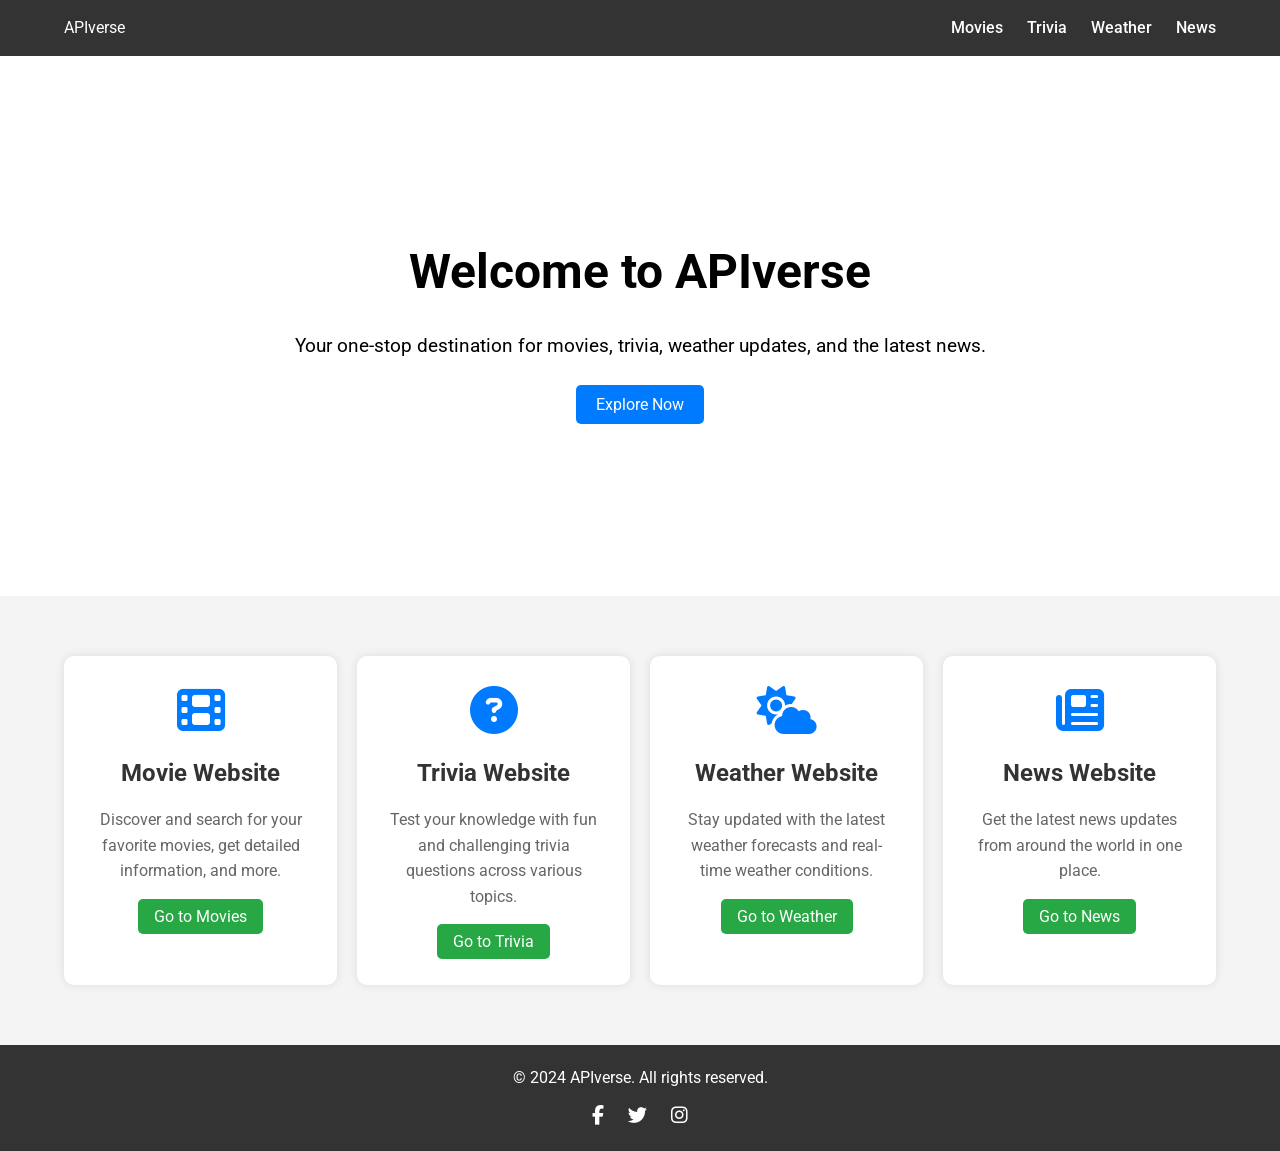
<file: index.html>
<!DOCTYPE html>
<html lang="en">
<head>
  <meta charset="UTF-8">
  <meta name="viewport" content="width=device-width, initial-scale=1">
  <title>APIverse</title>
  <link rel="stylesheet" href="style.css">
  <link href="https://fonts.googleapis.com/css2?family=Roboto:wght@400;700&display=swap" rel="stylesheet">
  <link rel="stylesheet" href="https://cdnjs.cloudflare.com/ajax/libs/font-awesome/6.4.0/css/all.min.css">
</head>
<body>
  <nav class="navbar">
    <div class="container">
      <span>APIverse</span>
      <ul class="nav-links">
        <li><a href="#movies">Movies</a></li>
        <li><a href="#trivia">Trivia</a></li>
        <li><a href="#weather">Weather</a></li>
        <li><a href="#news">News</a></li>
      </ul>
    </div>
  </nav>
  <section class="hero">
    <div class="container">
      <h1>Welcome to APIverse</h1>
      <p>Your one-stop destination for movies, trivia, weather updates, and the latest news.</p>
      <a href="#features" class="btn">Explore Now</a>
    </div>
  </section>
  <section class="features" id="features">
    <div class="container">
      <div class="feature-card" id="movies">
        <i class="fas fa-film fa-3x"></i>
        <h2>Movie Website</h2>
        <p>Discover and search for your favorite movies, get detailed information, and more.</p>
        <a href="movie.html" class="btn">Go to Movies</a>
      </div>
      <div class="feature-card" id="trivia">
        <i class="fas fa-question-circle fa-3x"></i>
        <h2>Trivia Website</h2>
        <p>Test your knowledge with fun and challenging trivia questions across various topics.</p>
        <a href="Trivia.html" class="btn">Go to Trivia</a>
      </div>
      <div class="feature-card" id="weather">
        <i class="fas fa-cloud-sun fa-3x"></i>
        <h2>Weather Website</h2>
        <p>Stay updated with the latest weather forecasts and real-time weather conditions.</p>
        <a href="Weather.html" class="btn">Go to Weather</a>
      </div>
      <div class="feature-card" id="news">
        <i class="fas fa-newspaper fa-3x"></i>
        <h2>News Website</h2>
        <p>Get the latest news updates from around the world in one place.</p>
        <a href="News.html" class="btn">Go to News</a>
      </div>
    </div>
  </section>
  <footer>
    <div class="container">
      <p>&copy; 2024 APIverse. All rights reserved.</p>
      <div class="social-links">
        <a href="#"><i class="fab fa-facebook-f"></i></a>
        <a href="#"><i class="fab fa-twitter"></i></a>
        <a href="#"><i class="fab fa-instagram"></i></a>
      </div>
    </div>
  </footer>

</body>
</html>
</file>
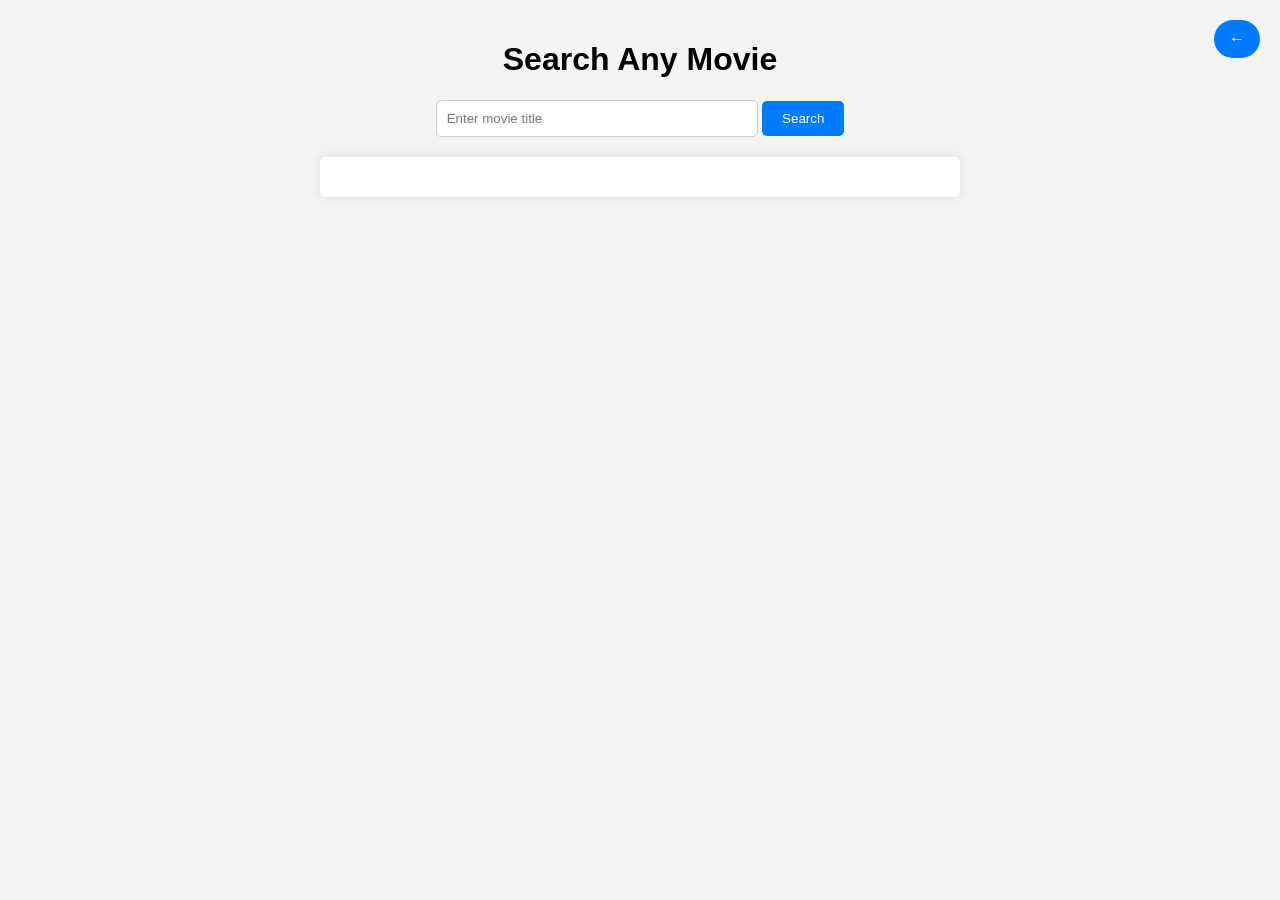
<file: movie.html>
<!DOCTYPE html>
<html lang="en">
<head>
  <meta charset="UTF-8">
  <meta name="viewport" content="width=device-width, initial-scale=1.0">
  <title>Movie Search</title>
  <link rel="stylesheet" href="movie.css">
</head>
<body>
  <a href="index.html"><button class="backButton">←</button></a>
<h1>Search Any Movie</h1>
<div id="movie-form">
  <input type="text" id="movie-title" placeholder="Enter movie title" />
  <button onclick="searchMovie()">Search</button>
</div>
<div id="movie-details"></div>
<div class="error" id="error"></div>

<script src="movie.js">
</script>

</body>
</html>
</file>
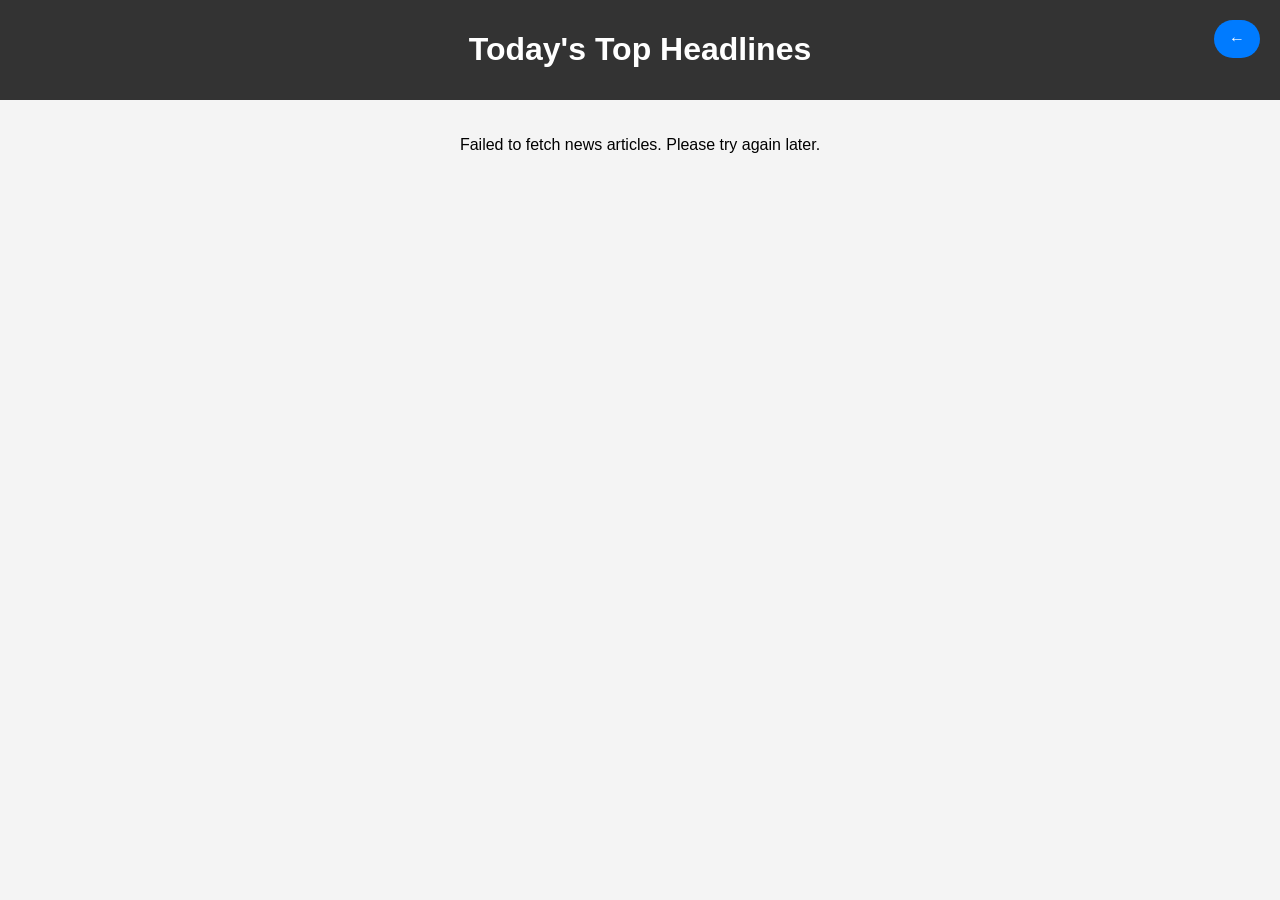
<file: News.html>
<!DOCTYPE html>
<html lang="en">
<head>
  <meta charset="UTF-8">
  <meta name="viewport" content="width=device-width, initial-scale=1.0">
  <title>News Articles</title>
  <link rel="stylesheet" href="News.css">
</head>

<body>
  <a href="index.html"><button class="backButton">←</button></a>
  <header>
    <h1>Today's Top Headlines</h1>
  </header>
  <div class="news-container" id="news-container">
  </div>
  <script src="News.js"></script>
</body>
</html>
</file>
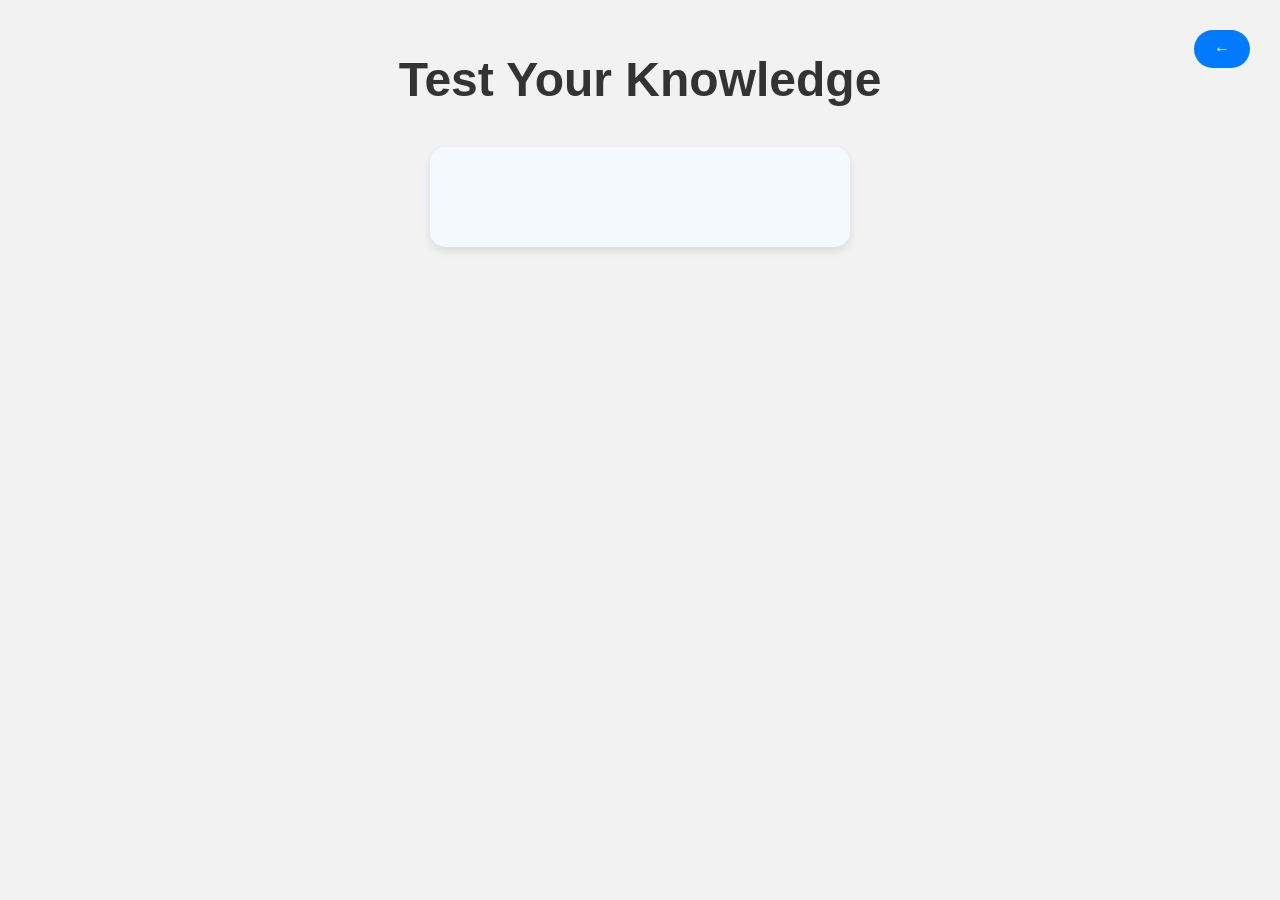
<file: Trivia.html>
<!DOCTYPE html>
<html lang="en">
<head>
    <meta charset="UTF-8">
    <meta name="viewport" content="width=device-width, initial-scale=1.0">
    <title>Trivia Game</title>
    <link rel="stylesheet" href="Trivia.css">
</head>
<body>
    <a href="index.html"><button class="backButton">←</button></a>
    <h1>Test Your Knowledge </h1>
    <div class="container"> 
        <h3 class="error"></h3>  
    </div>

    <script src="Trivia.js"></script>
</body>
</html>
</file>
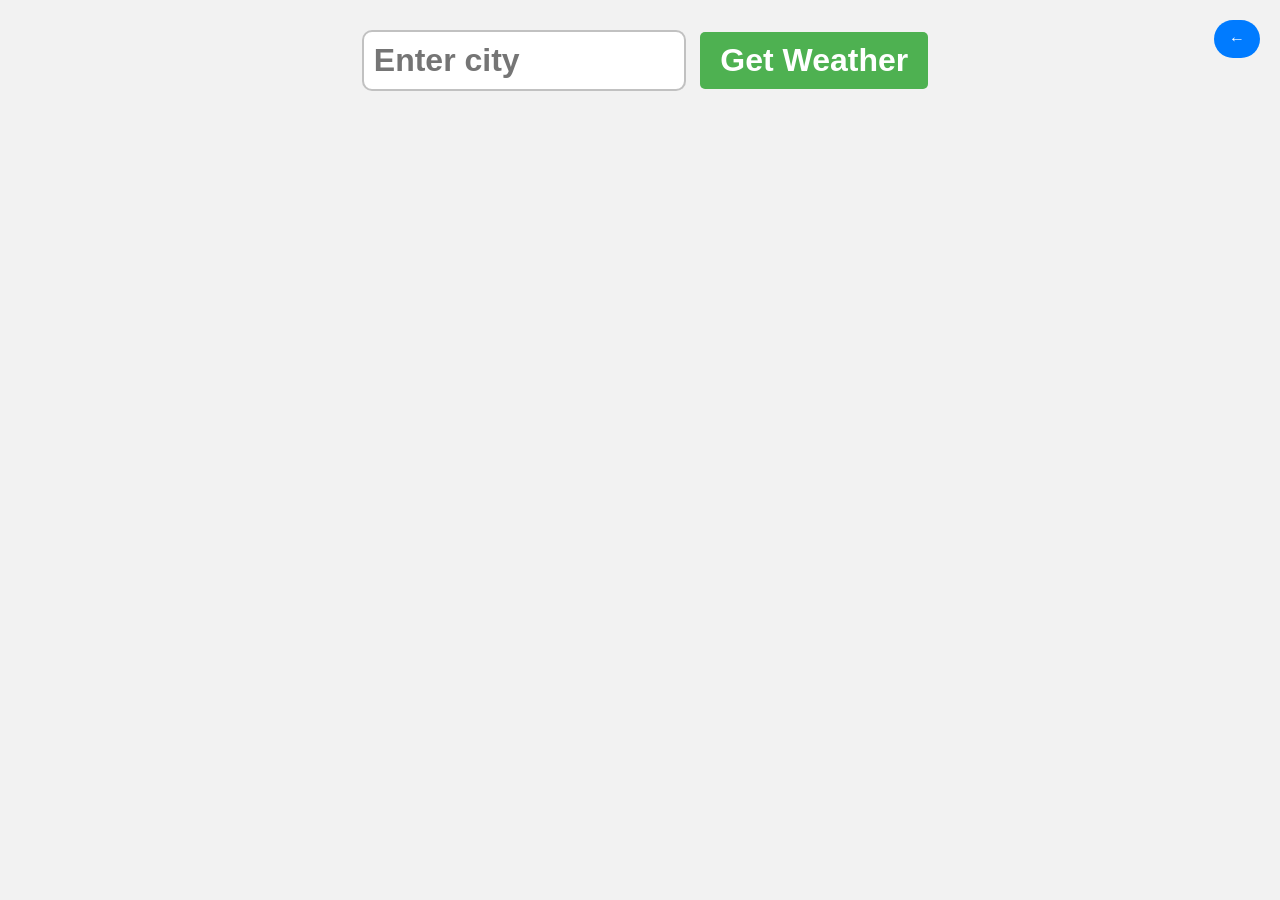
<file: Weather.html>
<!DOCTYPE html>
<html lang="en">
<head>
    <meta charset="UTF-8">
    <meta name="viewport" content="width=device-width, initial-scale=1.0">
    <title>Weather Forecaster</title>
    <link rel="stylesheet" href="Weather.css">
</head>
<body>
    <a href="index.html"><button class="backButton">←</button></a>

    <form class="weatherForm">
        <input type="text" class="cityInput" placeholder="Enter city">
        <button type="submit">Get Weather</button>
    </form>

    <div class="card" style="display: none">
    </div>
 
    <script src="Weather.js"></script>
</body>
</html>
</file>
<file: style.css>
* {
    margin: 0;
    padding: 0;
    box-sizing: border-box;
  }
  
  body {
    font-family: 'Roboto', sans-serif;
    line-height: 1.6;
    color: #333;
  }
  .container {
    width: 90%;
    max-width: 1200px;
    margin: auto;
  }
  .navbar {
    background-color: #333;
    color: #fff;
    padding: 15px 0;
  }
  
  .navbar .logo {
    font-size: 1.5em;
    font-weight: bold;
    text-decoration: none;
    color: #fff;
  }
  
  .navbar .nav-links {
    list-style: none;
    float: right;
  }
  
  .navbar .nav-links li {
    display: inline;
    margin-left: 20px;
  }
  
  .navbar .nav-links a {
    color: #fff;
    text-decoration: none;
    font-weight: 500;
  }
  
  .navbar .nav-links a:hover {
    color: #f4f4f4;
  }
  
  .navbar::after {
    content: "";
    display: table;
    clear: both;
  }
  
  .hero {
    height: 60vh;
    display: flex;
    align-items: center;
    justify-content: center;
    color: hsl(0, 0%, 0%);
    text-align: center;
  }
  
  .hero h1 {
    font-size: 3em;
    margin-bottom: 20px;
  }
  
  .hero p {
    font-size: 1.2em;
    margin-bottom: 30px;
  }
  
  .hero .btn {
    padding: 10px 20px;
    background-color: #007BFF;
    color: #fff;
    text-decoration: none;
    border-radius: 5px;
    transition: background-color 0.3s ease;
  }
  
  .hero .btn:hover {
    background-color: #0056b3;
  }

  .features {
    padding: 60px 0;
    background-color: #f4f4f4;
  }
  
  .features .feature-card {
    background: #fff;
    padding: 30px;
    border-radius: 10px;
    text-align: center;
    box-shadow: 0 0 10px rgba(0, 0, 0, 0.1);
    transition: transform 0.3s ease, box-shadow 0.3s ease;
  }
  
  .features .feature-card:hover {
    transform: translateY(-10px);
    box-shadow: 0 15px 25px rgba(0, 0, 0, 0.2);
  }
  
  .features .feature-card i {
    color: #007BFF;
    margin-bottom: 20px;
  }
  
  .features .feature-card h2 {
    margin-bottom: 15px;
    font-size: 1.5em;
  }
  
  .features .feature-card p {
    margin-bottom: 20px;
    color: #666;
  }
  
  .features .feature-card .btn {
    padding: 8px 16px;
    background-color: #28a745;
    color: #fff;
    text-decoration: none;
    border-radius: 5px;
    transition: background-color 0.3s ease;
  }
  
  .features .feature-card .btn:hover {
    background-color: #1e7e34;
  }
  
  .features .container {
    display: grid;
    grid-template-columns: repeat(auto-fit, minmax(250px, 1fr));
    gap: 20px;
  }
  
  footer {
    background-color: #333;
    color: #fff;
    padding: 20px 0;
  }
  
  footer p {
    text-align: center;
    margin-bottom: 10px;
  }
  
  footer .social-links {
    text-align: center;
  }
  
  footer .social-links a {
    color: #fff;
    margin: 0 10px;
    font-size: 1.2em;
    text-decoration: none;
    transition: color 0.3s ease;
  }
  
  footer .social-links a:hover {
    color: #007BFF;
  }
  
  @media (max-width: 768px) {
    .navbar .nav-links {
      float: none;
      text-align: center;
      margin-top: 10px;
    }
  
    .navbar .nav-links li {
      display: block;
      margin: 10px 0;
    }
  
    .hero h1 {
      font-size: 2.5em;
    }
  
    .hero p {
      font-size: 1em;
    }
  }
</file>
<file: movie.css>
body {
    font-family: Arial, sans-serif;
    margin: 0;
    padding: 20px;
    background-color: #f4f4f4;
  }
  h1 {
    text-align: center;
  }
  #movie-form {
    text-align: center;
    margin-bottom: 20px;
  }
  input[type="text"] {
    padding: 10px;
    width: 300px;
    border: 1px solid #ccc;
    border-radius: 5px;
  }
  button {
    padding: 10px 20px;
    border: none;
    background-color: #007BFF;
    color: white;
    border-radius: 5px;
    cursor: pointer;
  }
  button:hover {
    background-color: #0056b3;
  }
  #movie-details {
    max-width: 600px;
    margin: 0 auto;
    background: white;
    padding: 20px;
    border-radius: 5px;
    box-shadow: 0 0 10px rgba(0, 0, 0, 0.1);
  }
  .error {
    color: red;
    text-align: center;
  }
  .backButton {
  display: inline-block;
  padding: 10px 15px;
  font-size: 16px;
  background-color: #007BFF;
  color: white;
  border: none;
  border-radius: 100px;
  cursor: pointer;
  margin-bottom: 20px;
  position: absolute;
  top: 20px;
  right: 20px;
}

.backButton:hover {
  background-color: #0056b3;
}
</file>
<file: News.css>
body {
    font-family: Arial, sans-serif;
    margin: 0;
    padding: 0;
    background-color: #f4f4f4;
  }
  header {
    background-color: #333;
    color: #fff;
    padding: 10px 20px;
    text-align: center;
  }
  .news-container {
    display: flex;
    flex-wrap: wrap;
    gap: 20px;
    padding: 20px;
    justify-content: center;
  }
  .news-article {
    background: #fff;
    border: 1px solid #ddd;
    border-radius: 8px;
    box-shadow: 0 2px 4px rgba(0, 0, 0, 0.1);
    width: 300px;
    overflow: hidden;
  }
  .news-article img {
    width: 100%;
    height: 200px;
    object-fit: cover;
  }
  .news-article h3 {
    margin: 15px;
    font-size: 18px;
  }
  .news-article p {
    margin: 15px;
    color: #555;
  }
  .news-article a {
    display: block;
    text-align: center;
    margin: 10px 15px 15px;
    padding: 10px;
    background-color: #007BFF;
    color: white;
    text-decoration: none;
    border-radius: 5px;
  }
  .news-article a:hover {
    background-color: #0056b3;
  }
  .backButton {
  display: inline-block;
  padding: 10px 15px;
  font-size: 16px;
  background-color: #007BFF;
  color: white;
  border: none;
  border-radius: 100px;
  cursor: pointer;
  margin-bottom: 20px;
  position: absolute;
  top: 20px;
  right: 20px;
}

.backButton:hover {
  background-color: #0056b3;
}
</file>
<file: Trivia.css>
body {
    font-family: Arial, sans-serif;
    background-color: hsl(0, 0%, 95%);
    margin: 0;
    display: flex;
    flex-direction: column;
    align-items: center;
    padding: 20px;
}

h1 {
    font-size: 3rem;
    color: #333;
    margin-bottom: 20px;
}

.container {
    margin: 20px;
    background: #f4f9ff;
    padding: 30px 50px;
    border-radius: 15px;
    box-shadow: 0 4px 8px rgba(0, 0, 0, 0.1);
    min-width: 320px;
    display: flex;
    flex-direction: column;
    align-items: center;
    transition: all 0.3s ease;
}

.container:hover {
    transform: scale(1.02);
    box-shadow: 0 8px 16px rgba(0, 0, 0, 0.2);
}

button {
    padding: 10px 20px;
    font-weight: bold;
    font-size: 1.1rem;
    background-color: hsl(212, 15%, 50%);
    color: white;
    border: none;
    border-radius: 8px;
    cursor: pointer;
    margin: 10px;
    transition: background-color 0.3s ease;
}

button:hover {
    background-color:hsl(212, 15%, 70%);
}

button:focus {
    outline: none;
    box-shadow: 0 0 10px rgba(255, 87, 34, 0.5);
}

.backButton {
    display: inline-block;
    padding: 10px 20px;
    font-size: 16px;
    background-color: #007bff;
    color: white;
    border: none;
    border-radius: 100px;
    cursor: pointer;
    margin-bottom: 20px;
    position: absolute;
    top: 20px;
    right: 20px;
    transition: background-color 0.3s ease;
}

.backButton:hover {
    background-color: #0056b3;
}

h3 {
    color: #333;
    font-size: 1.5rem;
    margin-bottom: 20px;
}

ul {
    list-style-type: none;
    padding: 0;
    width: 100%;
    margin-top: 10px;
}

li {
    width: 100%;
    margin: 10px 0;
}

.end-screen {
    text-align: center;
    padding: 20px;
    background-color: #f1f1f1;
    border-radius: 10px;
    box-shadow: 0 4px 8px rgba(0, 0, 0, 0.1);
    margin-top: 20px;
}

.end-screen h2 {
    font-size: 2rem;
    margin-bottom: 10px;
    color: #333;
}

.end-screen p {
    font-size: 1.2rem;
    margin-bottom: 20px;
    color: #555;
}

.error {
    color: red;
    font-weight: bold;
    font-size: 1.2rem;
    margin-top: 20px;
}
</file>
<file: Weather.css>
body{
    font-family: Arial, sans-serif;
    background-color: hsl(0, 0%, 95%);
    margin: 0;
    display: flex;
    flex-direction: column;
    align-items: center;
}
/* Back Button Styling */
.backButton {
    display: inline-block;
    padding: 10px 15px;
    font-size: 16px;
    background-color: #007BFF;
    color: white;
    border: none;
    border-radius: 100px;
    cursor: pointer;
    margin-bottom: 20px;
    position: absolute;
    top: 20px;
    right: 20px;
}

.backButton:hover {
    background-color: #0056b3;
}


.weatherForm{
    margin: 20px;
}
.cityInput{
    padding: 10px;
    font-size: 2rem;
    font-weight: bold;
    border: 2px solid hsla(0, 0%, 20%, 0.3);
    border-radius: 10px;
    margin: 10px;
    width: 300px;
}
button[type="submit"]{
    padding: 10px 20px;
    font-weight: bold;
    font-size: 2rem;
    background-color: hsl(122, 39%, 50%);
    color: white;
    border: none;
    border-radius: 5px;
    cursor: pointer;
}
button[type="submit"]:hover{
    background-color: hsl(122, 39%, 40%);
}
.card{
    background:aliceblue;
    padding: 50px;
    border-radius: 10px;
    box-shadow: 2px 2px 5px hsla(0, 0%, 0%, 0.5);
    min-width: 300px;
    display: flex;
    flex-direction: column;
    align-items: center;
}
h1{
    margin-top: 0;
    margin-bottom: 25px;
}
p{
    font-size: 1.5rem;
    margin: 5px 0;
}
.cityDisplay, .tempDisplay{
    font-size: 3.5rem;
    font-weight: bold;
    color: hsla(0, 0%, 0%, 0.8);
    margin-bottom: 25px;
}
.humidityDisplay{
    font-weight: bold;
    margin-bottom: 25px;
}
.descDisplay{
    font-style: italic;
    font-weight: bold;
    font-size: 2rem;
}
.weatherEmoji{
    margin: 0;
    font-size: 7.5rem;
}
.errorDisplay{
    font-size: 2.5rem;
    font-weight: bold;
    color: hsla(0, 0%, 0%, 0.75);
}
</file>
